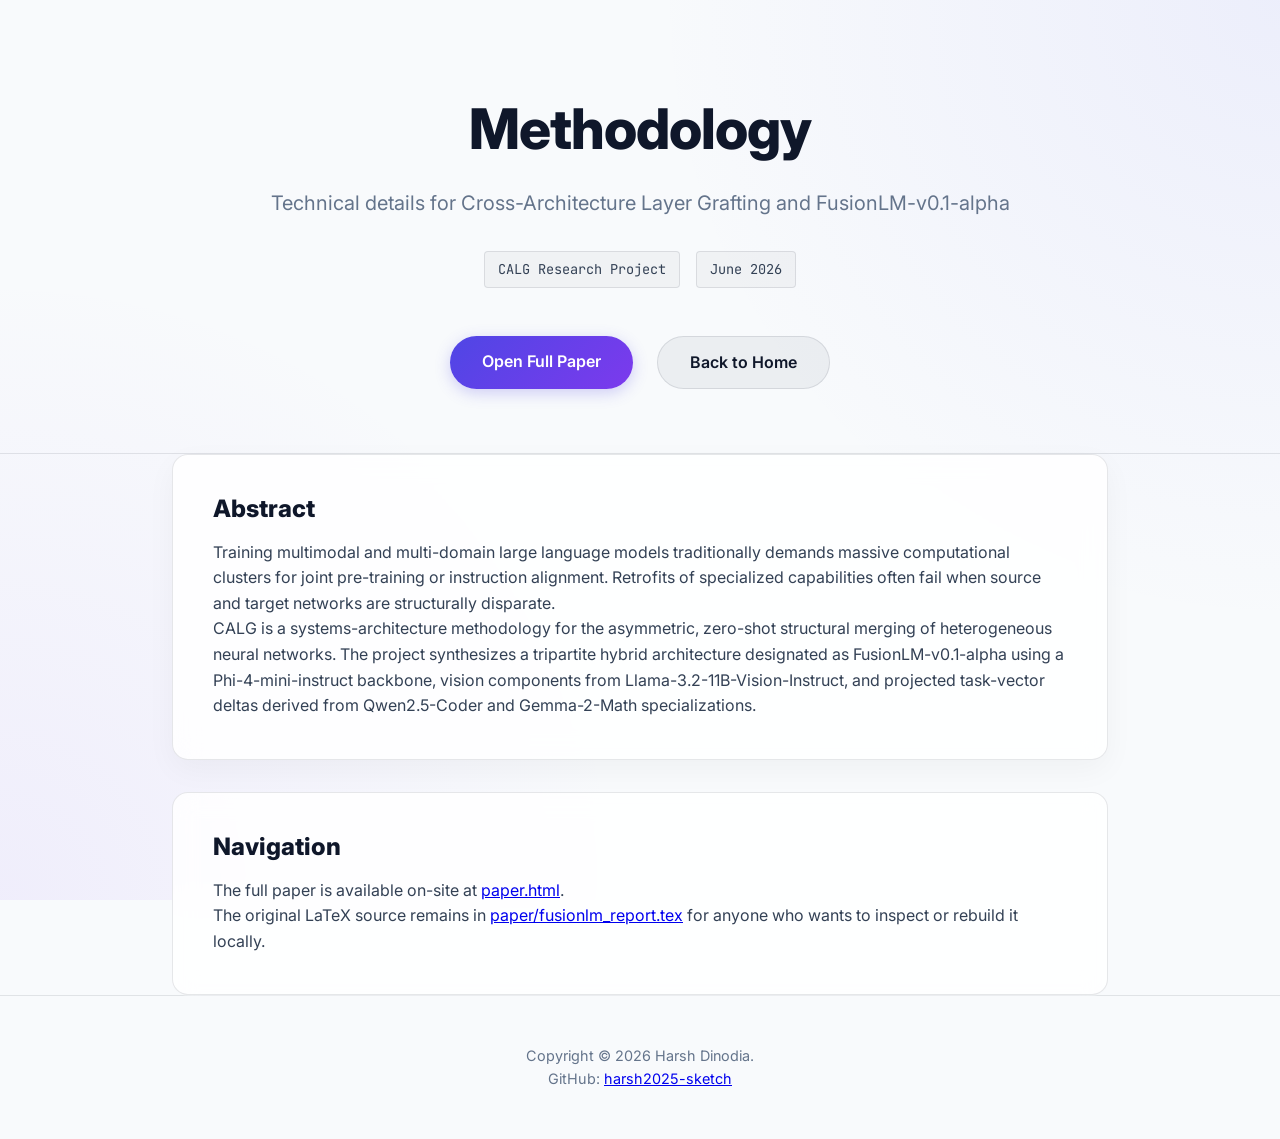
<file: methodology.html>
<!DOCTYPE html>
<html lang="en">
<head>
    <meta charset="UTF-8">
    <meta name="viewport" content="width=device-width, initial-scale=1.0">
    <title>Methodology | CALG FusionLM</title>
    <meta name="description" content="Methodology summary for Cross-Architecture Layer Grafting (CALG)">
    <link href="https://fonts.googleapis.com/css2?family=Inter:wght@300;400;600;800&family=JetBrains+Mono:wght@400;700&display=swap" rel="stylesheet">
    <link rel="stylesheet" href="style.css">
</head>
<body>
    <header class="hero">
        <div class="container">
            <h1>Methodology</h1>
            <p class="subtitle">Technical details for Cross-Architecture Layer Grafting and FusionLM-v0.1-alpha</p>
            <div class="meta-info">
                <span class="tag">CALG Research Project</span>
                <span class="tag">June 2026</span>
            </div>
            <div class="hero-actions">
                <a href="paper.html" class="btn primary-btn">Open Full Paper</a>
                <a href="index.html" class="btn secondary-btn">Back to Home</a>
            </div>
        </div>
    </header>

    <main class="container">
        <section class="card glass-card">
            <h2>Abstract</h2>
            <p>Training multimodal and multi-domain large language models traditionally demands massive computational clusters for joint pre-training or instruction alignment. Retrofits of specialized capabilities often fail when source and target networks are structurally disparate.</p>
            <p>CALG is a systems-architecture methodology for the asymmetric, zero-shot structural merging of heterogeneous neural networks. The project synthesizes a tripartite hybrid architecture designated as FusionLM-v0.1-alpha using a Phi-4-mini-instruct backbone, vision components from Llama-3.2-11B-Vision-Instruct, and projected task-vector deltas derived from Qwen2.5-Coder and Gemma-2-Math specializations.</p>
        </section>

        <section class="card">
            <h2>Navigation</h2>
            <p>The full paper is available on-site at <a href="paper.html">paper.html</a>.</p>
            <p>The original LaTeX source remains in <a href="paper/fusionlm_report.tex">paper/fusionlm_report.tex</a> for anyone who wants to inspect or rebuild it locally.</p>
        </section>
    </main>

    <footer>
        <div class="container text-center">
            <p>Copyright © 2026 Harsh Dinodia.</p>
            <p>GitHub: <a href="https://github.com/harsh2025-sketch" target="_blank" rel="noreferrer noopener">harsh2025-sketch</a></p>
        </div>
    </footer>
</body>
</html>
</file>
<file: style.css>
:root {
    --bg-main: #f8fafc;
    --bg-card: rgba(255, 255, 255, 0.85);
    --bg-card-hover: rgba(255, 255, 255, 1);
    --text-main: #334155;
    --text-heading: #0f172a;
    --text-muted: #64748b;
    --accent-primary: #4f46e5;
    --accent-secondary: #7c3aed;
    --accent-glow: rgba(79, 70, 229, 0.25);
    --danger: #e11d48;
    --success: #059669;
    --border-color: rgba(15, 23, 42, 0.1);
}

* {
    box-sizing: border-box;
    margin: 0;
    padding: 0;
}

body {
    font-family: 'Inter', sans-serif;
    background-color: var(--bg-main);
    color: var(--text-main);
    line-height: 1.6;
    background-image: radial-gradient(circle at top right, rgba(99, 102, 241, 0.08), transparent 40%),
                      radial-gradient(circle at bottom left, rgba(139, 92, 246, 0.08), transparent 40%);
    background-attachment: fixed;
}

h1, h2, h3, h4 {
    font-weight: 800;
    line-height: 1.2;
    margin-bottom: 1rem;
    color: var(--text-heading);
}

.container {
    max-width: 1000px;
    margin: 0 auto;
    padding: 0 2rem;
}

.mt-4 { margin-top: 1rem; }
.mt-6 { margin-top: 1.5rem; }
.mt-8 { margin-top: 2rem; }
.mb-6 { margin-bottom: 1.5rem; }
.text-center { text-align: center; }

.hero {
    padding: 6rem 0 4rem;
    position: relative;
    border-bottom: 1px solid var(--border-color);
    text-align: center;
    overflow: hidden;
}

.hero h1 {
    font-size: 3.5rem;
    margin-bottom: 1.5rem;
    letter-spacing: -1px;
}

.gradient-text {
    background: linear-gradient(135deg, #4f46e5, #7c3aed, #c026d3);
    -webkit-background-clip: text;
    -webkit-text-fill-color: transparent;
    background-clip: text;
}

.subtitle {
    font-size: 1.25rem;
    color: var(--text-muted);
    max-width: 800px;
    margin: 0 auto 2rem;
}

.notice-box {
    background: rgba(225, 29, 72, 0.05);
    border: 1px solid rgba(225, 29, 72, 0.2);
    border-radius: 8px;
    padding: 1rem 1.5rem;
    margin-bottom: 3rem;
    display: flex;
    align-items: flex-start;
    gap: 1rem;
    text-align: left;
    backdrop-filter: blur(10px);
}

.notice-icon {
    font-size: 1.5rem;
}

.notice-text strong {
    color: #be123c;
}

.meta-info {
    display: flex;
    justify-content: center;
    gap: 1rem;
    margin-bottom: 3rem;
    flex-wrap: wrap;
}

.tag {
    font-family: 'JetBrains Mono', monospace;
    font-size: 0.85rem;
    background: rgba(0, 0, 0, 0.03);
    padding: 0.4rem 0.8rem;
    border-radius: 4px;
    border: 1px solid var(--border-color);
    color: var(--text-main);
}

.btn {
    display: inline-block;
    text-decoration: none;
    font-weight: 600;
    padding: 0.8rem 2rem;
    border-radius: 30px;
    transition: all 0.3s ease;
}

.primary-btn {
    background: linear-gradient(135deg, var(--accent-primary), var(--accent-secondary));
    color: white;
    box-shadow: 0 4px 15px var(--accent-glow);
}

.secondary-btn {
    background: rgba(15, 23, 42, 0.05);
    color: var(--text-heading);
    border: 1px solid var(--border-color);
    margin-left: 0.75rem;
}

.primary-btn:hover {
    transform: translateY(-2px);
    box-shadow: 0 8px 25px var(--accent-glow);
    color: white;
}

.secondary-btn:hover {
    transform: translateY(-2px);
    background: rgba(15, 23, 42, 0.08);
}

.equation {
    margin: 1rem 0;
    padding: 0.5rem 0;
    text-align: center;
    overflow-x: auto;
}

.hero-actions {
    display: flex;
    justify-content: center;
    flex-wrap: wrap;
    gap: 0.75rem;
}

main {
    padding: 4rem 0;
    display: flex;
    flex-direction: column;
    gap: 2rem;
}

.card {
    background: var(--bg-card);
    border: 1px solid var(--border-color);
    border-radius: 16px;
    padding: 2.5rem;
    backdrop-filter: blur(12px);
    transition: transform 0.3s ease, border-color 0.3s ease, box-shadow 0.3s ease;
}

.card:hover {
    border-color: rgba(0, 0, 0, 0.15);
    transform: translateY(-2px);
    box-shadow: 0 8px 25px rgba(0, 0, 0, 0.05);
}

.glass-card {
    box-shadow: 0 10px 30px rgba(0, 0, 0, 0.04);
}

.grid-2 {
    display: grid;
    grid-template-columns: 1fr 1fr;
    gap: 2rem;
}

@media (max-width: 768px) {
    .grid-2 {
        grid-template-columns: 1fr;
    }
}

blockquote {
    font-family: 'JetBrains Mono', monospace;
    font-size: 1.1rem;
    padding: 1.5rem;
    margin: 1.5rem 0;
    border-left: 4px solid var(--accent-primary);
    background: rgba(79, 70, 229, 0.05);
    border-radius: 0 8px 8px 0;
    color: var(--text-heading);
}

.caveat {
    border-left-color: var(--danger);
    background: rgba(225, 29, 72, 0.05);
}

.feature-list {
    list-style-type: none;
    margin: 1rem 0;
}

.feature-list li {
    position: relative;
    padding-left: 1.5rem;
    margin-bottom: 0.5rem;
}

.feature-list li::before {
    content: '→';
    position: absolute;
    left: 0;
    color: var(--accent-primary);
    font-weight: bold;
}

.checklist {
    list-style-type: none;
}

.checklist li {
    padding-left: 1.5rem;
    position: relative;
    margin-bottom: 0.8rem;
}

.checklist li::before {
    content: '✓';
    position: absolute;
    left: 0;
    color: var(--success);
    font-weight: bold;
}

.crosslist {
    list-style-type: none;
}

.crosslist li {
    padding-left: 1.5rem;
    position: relative;
    margin-bottom: 0.8rem;
}

.crosslist li::before {
    content: '✗';
    position: absolute;
    left: 0;
    color: var(--danger);
    font-weight: bold;
}

.mechanism-grid {
    display: grid;
    grid-template-columns: repeat(3, 1fr);
    gap: 1.5rem;
    margin: 2rem 0;
}

.mechanism {
    background: #ffffff;
    border: 1px solid var(--border-color);
    padding: 1.5rem;
    border-radius: 12px;
    text-align: center;
    box-shadow: 0 2px 10px rgba(0,0,0,0.02);
}

.mech-number {
    font-family: 'JetBrains Mono', monospace;
    font-size: 2rem;
    font-weight: 800;
    color: var(--accent-primary);
    opacity: 0.8;
    margin-bottom: 0.5rem;
}

.mechanism h3 {
    font-size: 1.1rem;
    margin: 0;
    color: var(--text-heading);
}

.config-grid {
    display: grid;
    grid-template-columns: repeat(auto-fit, minmax(250px, 1fr));
    gap: 1.5rem;
    margin-top: 1.5rem;
}

.config-item {
    background: #ffffff;
    padding: 1.5rem;
    border-radius: 12px;
    border: 1px solid var(--border-color);
    box-shadow: 0 2px 10px rgba(0,0,0,0.02);
}

.config-icon {
    font-size: 2rem;
    margin-bottom: 1rem;
}

.config-item h3 {
    font-size: 1.2rem;
    color: var(--accent-primary);
}

.stats-grid {
    display: grid;
    grid-template-columns: repeat(4, 1fr);
    gap: 1rem;
    margin-top: 2rem;
}

@media (max-width: 768px) {
    .stats-grid {
        grid-template-columns: repeat(2, 1fr);
    }
}

.stat-box {
    background: #ffffff;
    border: 1px solid var(--border-color);
    padding: 1.5rem;
    border-radius: 12px;
    text-align: center;
    display: flex;
    flex-direction: column;
    justify-content: center;
    box-shadow: 0 2px 10px rgba(0,0,0,0.02);
}

.stat-value {
    font-family: 'JetBrains Mono', monospace;
    font-size: 2rem;
    font-weight: 700;
    color: var(--text-heading);
    margin-bottom: 0.5rem;
}

.stat-value small {
    font-size: 1rem;
    color: var(--text-muted);
}

.stat-label {
    font-size: 0.85rem;
    text-transform: uppercase;
    letter-spacing: 1px;
    color: var(--text-muted);
    font-weight: 600;
}

.stat-box.success .stat-value {
    color: var(--success);
}

.highlight-card {
    border-color: var(--accent-primary);
    background: linear-gradient(to bottom right, #ffffff, rgba(79, 70, 229, 0.05));
    box-shadow: 0 10px 30px rgba(79, 70, 229, 0.1);
}

.paper-layout {
    max-width: 1100px;
}

.paper-card {
    padding: 2rem 2.5rem;
}

.paper-card section + section {
    margin-top: 2rem;
}

.reference-list {
    padding-left: 1.25rem;
}

.reference-list li {
    margin-bottom: 0.6rem;
}

.finding {
    border-left-color: var(--accent-secondary);
    background: transparent;
    font-size: 1.25rem;
    color: var(--text-heading);
    font-weight: 600;
}

.figure-container {
    border-radius: 12px;
    overflow: hidden;
    background: #000000;
    border: 1px solid var(--border-color);
    box-shadow: 0 4px 15px rgba(0,0,0,0.08);
}

.responsive-img {
    max-width: 100%;
    height: auto;
    display: block;
}

.glass-img {
    transition: transform 0.3s ease;
}

.glass-img:hover {
    transform: scale(1.02);
}

footer {
    padding: 3rem 0;
    border-top: 1px solid var(--border-color);
    color: var(--text-muted);
    font-size: 0.9rem;
}

.muted-text {
    color: var(--text-muted);
}
</file>
